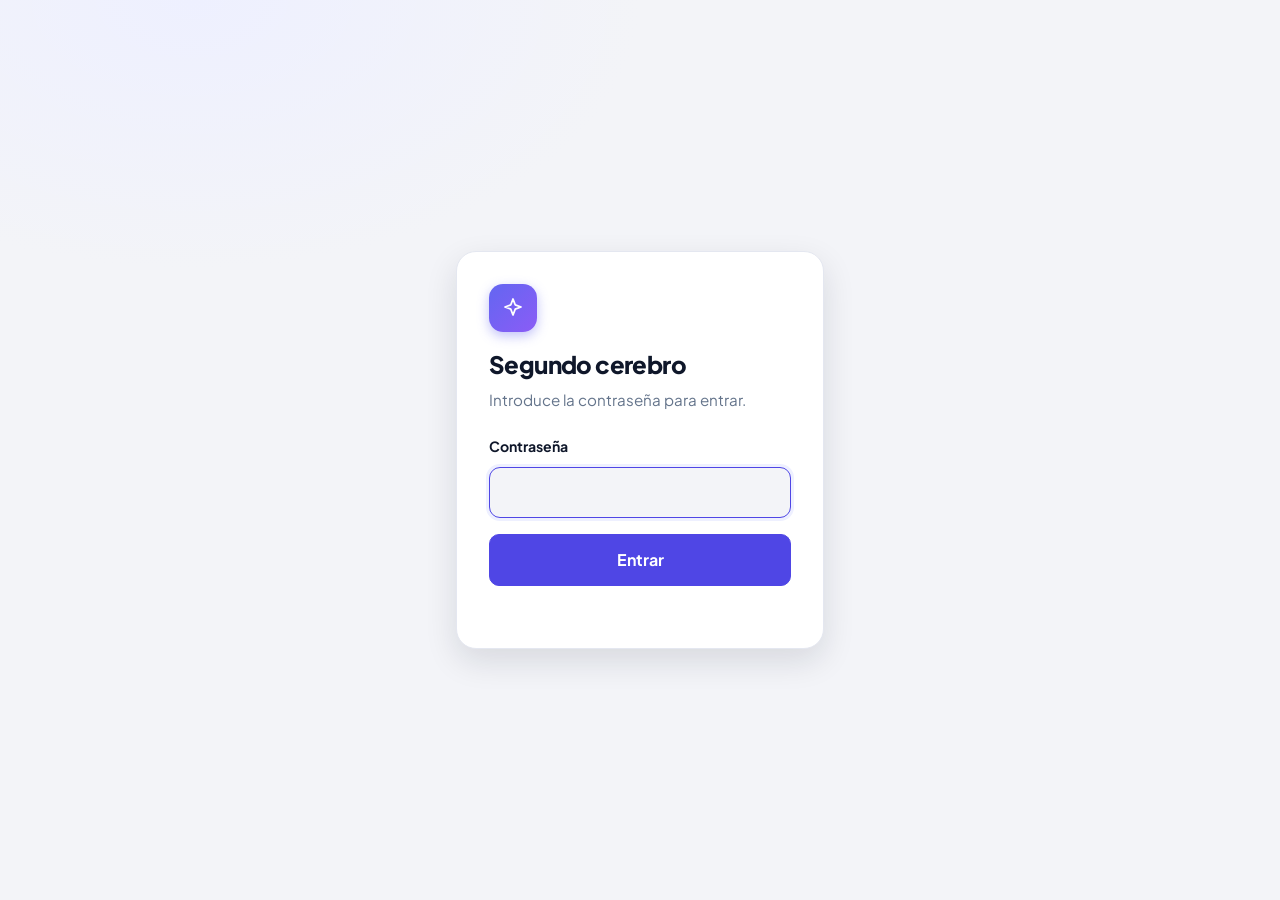
<file: index.html>
<!DOCTYPE html>
<html lang="es" class="locked">
<head>
  <meta charset="UTF-8">
  <meta name="viewport" content="width=device-width, initial-scale=1">
  <meta name="robots" content="noindex, nofollow">
  <title>Segundo cerebro</title>
  <link rel="preconnect" href="https://fonts.googleapis.com">
  <link rel="preconnect" href="https://fonts.gstatic.com" crossorigin>
  <link href="https://fonts.googleapis.com/css2?family=Plus+Jakarta+Sans:wght@400..800&display=swap" rel="stylesheet">
  <link rel="stylesheet" href="style.css">
</head>
<body data-page="home" data-root="">
  <div class="shell" id="shell"></div>
  <noscript><p style="padding:2rem">Activa JavaScript para ver esta página.</p></noscript>
  <script src="app.js"></script>
</body>
</html>
</file>
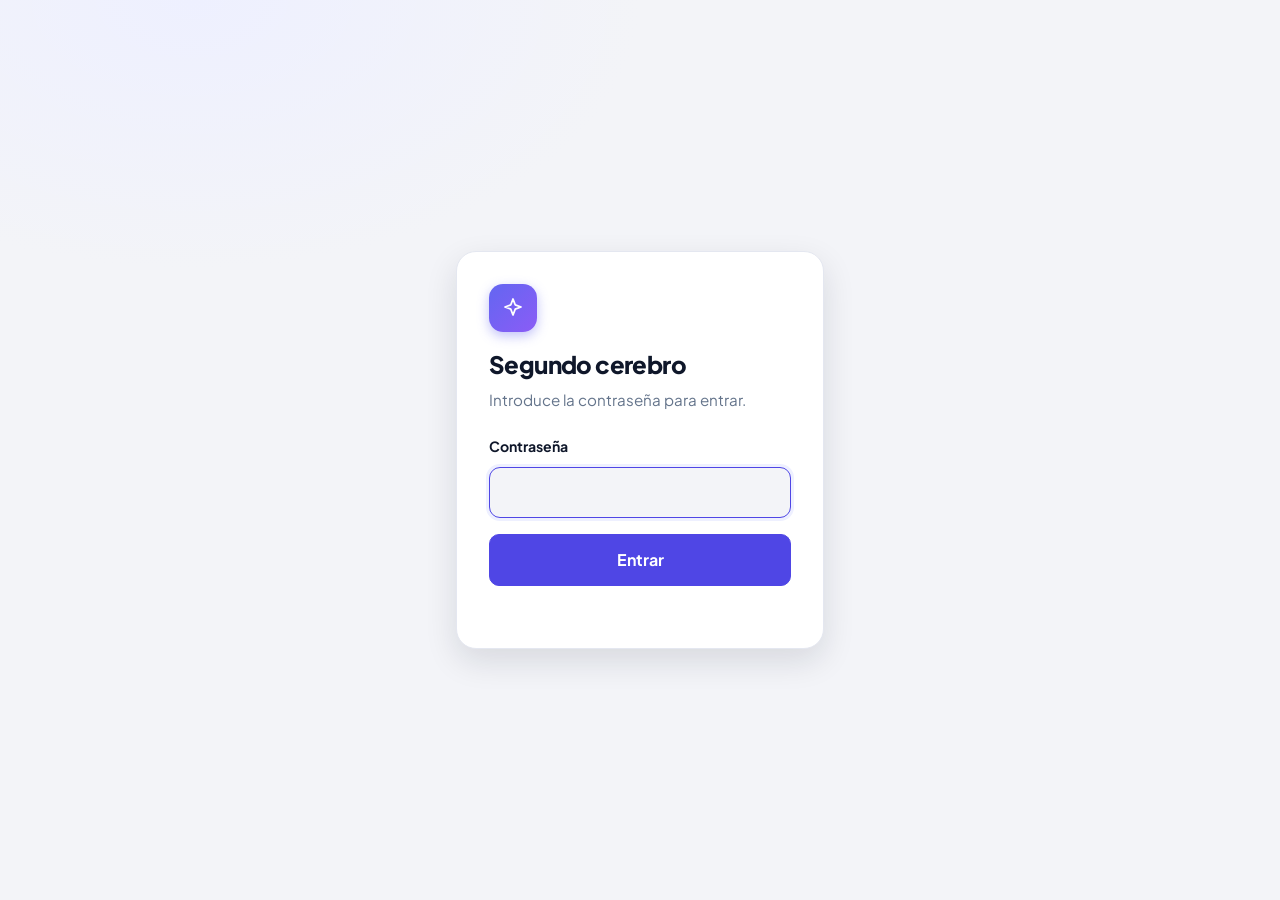
<file: diapositivas/index.html>
<!DOCTYPE html>
<html lang="es" class="locked">
<head>
  <meta charset="UTF-8">
  <meta name="viewport" content="width=device-width, initial-scale=1">
  <meta name="robots" content="noindex, nofollow">
  <title>Diapositivas · Segundo cerebro</title>
  <link rel="preconnect" href="https://fonts.googleapis.com">
  <link rel="preconnect" href="https://fonts.gstatic.com" crossorigin>
  <link href="https://fonts.googleapis.com/css2?family=Plus+Jakarta+Sans:wght@400..800&display=swap" rel="stylesheet">
  <link rel="stylesheet" href="../style.css">
</head>
<body data-page="diapositivas" data-root="../">
  <div class="shell" id="shell"></div>
  <noscript><p style="padding:2rem">Activa JavaScript para ver esta página.</p></noscript>
  <script src="../app.js"></script>
</body>
</html>
</file>
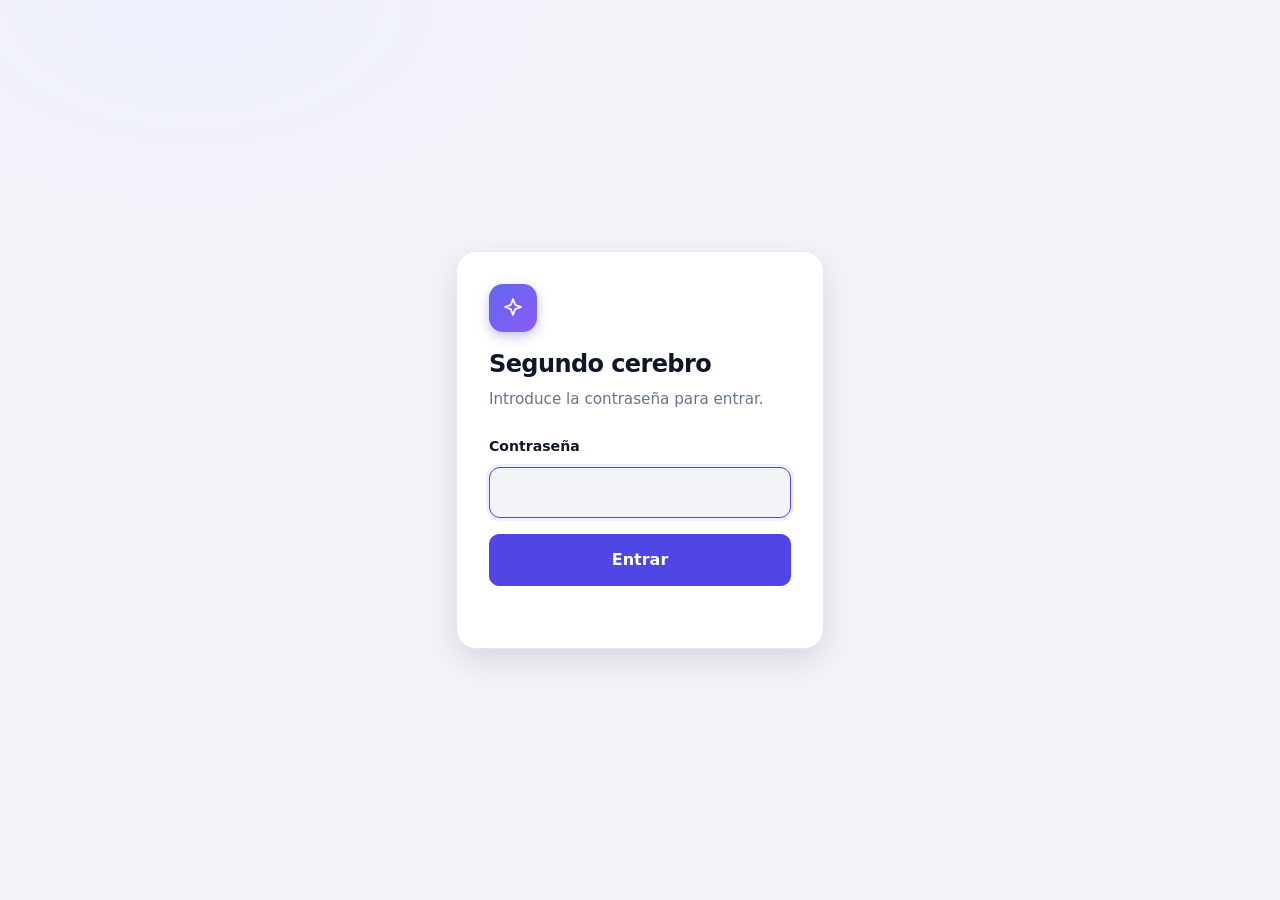
<file: organizacion/index.html>
<!DOCTYPE html>
<html lang="es" class="locked">
<head>
  <meta charset="UTF-8">
  <meta name="viewport" content="width=device-width, initial-scale=1">
  <meta name="robots" content="noindex, nofollow">
  <title>Organización · Segundo cerebro</title>
  <link rel="preconnect" href="https://fonts.googleapis.com">
  <link rel="preconnect" href="https://fonts.gstatic.com" crossorigin>
  <link href="https://fonts.googleapis.com/css2?family=Bricolage+Grotesque:opsz,wght@12..96,500..800&family=Source+Sans+3:wght@400..700&display=swap" rel="stylesheet">
  <link rel="stylesheet" href="../style.css">
</head>
<body data-page="organizacion" data-root="../">
  <div class="shell" id="shell"></div>
  <noscript><p style="padding:2rem">Activa JavaScript para ver esta página.</p></noscript>
  <script src="../app.js"></script>
</body>
</html>
</file>
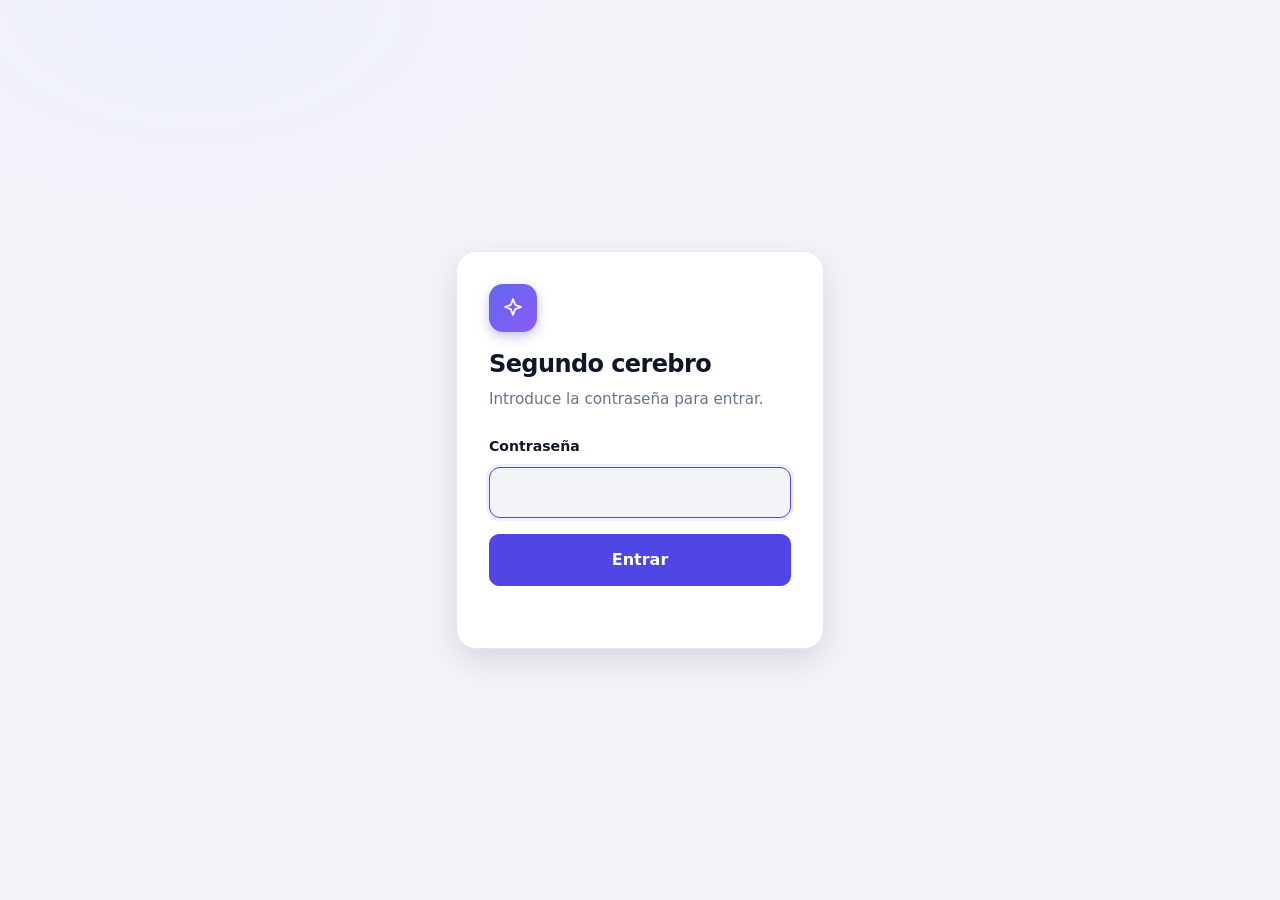
<file: prompts/index.html>
<!DOCTYPE html>
<html lang="es" class="locked">
<head>
  <meta charset="UTF-8">
  <meta name="viewport" content="width=device-width, initial-scale=1">
  <meta name="robots" content="noindex, nofollow">
  <title>Prompts · Segundo cerebro</title>
  <link rel="preconnect" href="https://fonts.googleapis.com">
  <link rel="preconnect" href="https://fonts.gstatic.com" crossorigin>
  <link href="https://fonts.googleapis.com/css2?family=Bricolage+Grotesque:opsz,wght@12..96,500..800&family=Source+Sans+3:wght@400..700&display=swap" rel="stylesheet">
  <link rel="stylesheet" href="../style.css">
</head>
<body data-page="prompts" data-root="../">
  <div class="shell" id="shell"></div>
  <noscript><p style="padding:2rem">Activa JavaScript para ver esta página.</p></noscript>
  <script src="../app.js"></script>
</body>
</html>
</file>
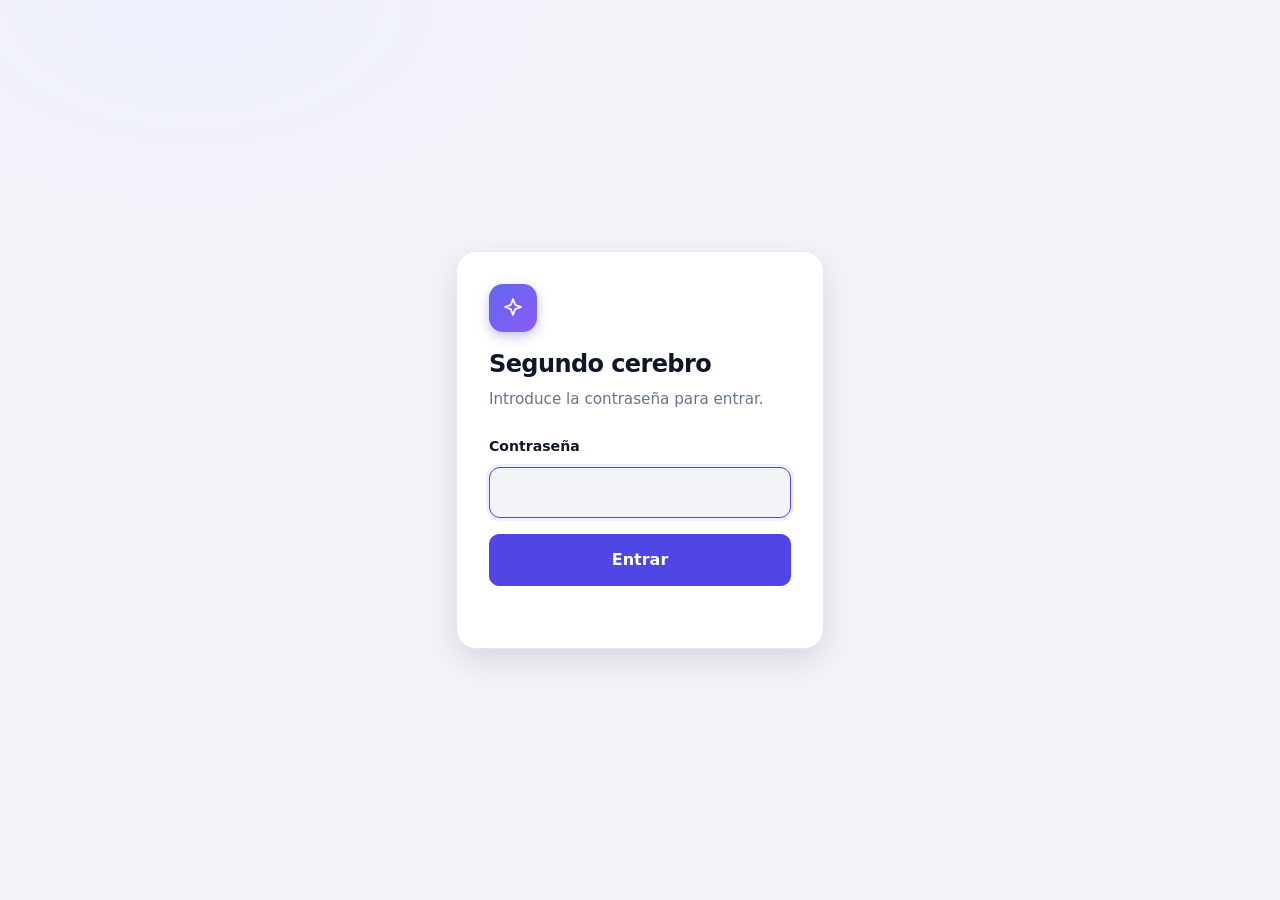
<file: recursos/index.html>
<!DOCTYPE html>
<html lang="es" class="locked">
<head>
  <meta charset="UTF-8">
  <meta name="viewport" content="width=device-width, initial-scale=1">
  <meta name="robots" content="noindex, nofollow">
  <title>Recursos · Segundo cerebro</title>
  <link rel="preconnect" href="https://fonts.googleapis.com">
  <link rel="preconnect" href="https://fonts.gstatic.com" crossorigin>
  <link href="https://fonts.googleapis.com/css2?family=Bricolage+Grotesque:opsz,wght@12..96,500..800&family=Source+Sans+3:wght@400..700&display=swap" rel="stylesheet">
  <link rel="stylesheet" href="../style.css">
</head>
<body data-page="recursos" data-root="../">
  <div class="shell" id="shell"></div>
  <noscript><p style="padding:2rem">Activa JavaScript para ver esta página.</p></noscript>
  <script src="../app.js"></script>
</body>
</html>
</file>
<file: style.css>
:root {
  --bg: #f3f4f8;
  --surface: #ffffff;
  --ink: #0f172a;
  --muted: #64748b;
  --line: #e4e7f0;
  --accent: #4f46e5;
  --accent-ink: #ffffff;
  --accent-soft: #eef0ff;
  --side: #0f172a;
  --side-ink: #cbd5e1;
  --shadow-sm: 0 1px 2px rgba(15, 23, 42, 0.05), 0 2px 6px rgba(15, 23, 42, 0.04);
  --shadow-md: 0 12px 32px rgba(15, 23, 42, 0.12);
  --err: #dc2626;
  --radius: 16px;
}

@media (prefers-color-scheme: dark) {
  :root {
    --bg: #0b1020;
    --surface: #141b30;
    --ink: #e8ecf8;
    --muted: #94a3b8;
    --line: #232c47;
    --accent: #818cf8;
    --accent-ink: #0b1020;
    --accent-soft: rgba(129, 140, 248, 0.18);
    --side: #080c18;
    --shadow-sm: 0 1px 2px rgba(0, 0, 0, 0.3);
    --shadow-md: 0 12px 32px rgba(0, 0, 0, 0.45);
    --err: #fca5a5;
  }
}

/* Colores por sección */
.c-diapositivas { --tone: #4f46e5; --tone-bg: #eceeff; --tone-side: #a5b4fc; }
.c-organizacion { --tone: #0f8f84; --tone-bg: #dff5f2; --tone-side: #5eead4; }
.c-recursos     { --tone: #c26a05; --tone-bg: #fdefd6; --tone-side: #fbbf24; }
.c-prompts      { --tone: #db2455; --tone-bg: #fde6ec; --tone-side: #fda4af; }

@media (prefers-color-scheme: dark) {
  .c-diapositivas { --tone: #a5b4fc; --tone-bg: rgba(129, 140, 248, 0.16); }
  .c-organizacion { --tone: #5eead4; --tone-bg: rgba(45, 212, 191, 0.14); }
  .c-recursos     { --tone: #fbbf24; --tone-bg: rgba(251, 191, 36, 0.14); }
  .c-prompts      { --tone: #fda4af; --tone-bg: rgba(251, 113, 133, 0.15); }
}

/* Colores por tipo de archivo */
.ft-pdf   { --c: #dc2626; --cb: #fee2e2; }
.ft-ppt   { --c: #ea580c; --cb: #ffedd5; }
.ft-doc   { --c: #2563eb; --cb: #dbeafe; }
.ft-xls   { --c: #16a34a; --cb: #dcfce7; }
.ft-img   { --c: #9333ea; --cb: #f3e8ff; }
.ft-vid   { --c: #db2777; --cb: #fce7f3; }
.ft-zip   { --c: #ca8a04; --cb: #fef9c3; }
.ft-other { --c: #475569; --cb: #e8ecf3; }

@media (prefers-color-scheme: dark) {
  .ft-pdf   { --c: #fca5a5; --cb: rgba(248, 113, 113, 0.16); }
  .ft-ppt   { --c: #fdba74; --cb: rgba(251, 146, 60, 0.16); }
  .ft-doc   { --c: #93c5fd; --cb: rgba(96, 165, 250, 0.16); }
  .ft-xls   { --c: #86efac; --cb: rgba(74, 222, 128, 0.14); }
  .ft-img   { --c: #d8b4fe; --cb: rgba(192, 132, 252, 0.16); }
  .ft-vid   { --c: #f9a8d4; --cb: rgba(244, 114, 182, 0.16); }
  .ft-zip   { --c: #fde047; --cb: rgba(250, 204, 21, 0.14); }
  .ft-other { --c: #cbd5e1; --cb: rgba(148, 163, 184, 0.16); }
}

* { box-sizing: border-box; }

html { background: var(--bg); }

body {
  margin: 0;
  min-height: 100vh;
  color: var(--ink);
  background: var(--bg);
  font-family: "Plus Jakarta Sans", system-ui, -apple-system, "Segoe UI", Roboto, sans-serif;
  font-size: 1rem;
  line-height: 1.55;
  -webkit-font-smoothing: antialiased;
}

html.locked .shell { display: none; }

.ico { display: inline-flex; flex: none; }
.ico svg { display: block; }

a:focus-visible,
button:focus-visible,
input:focus-visible {
  outline: 3px solid var(--accent);
  outline-offset: 2px;
}

/* ---------- Estructura ---------- */

.shell {
  display: grid;
  grid-template-columns: 17rem minmax(0, 1fr);
  min-height: 100vh;
}

.side {
  position: sticky;
  top: 0;
  align-self: start;
  height: 100vh;
  display: flex;
  flex-direction: column;
  padding: 1.5rem 1rem;
  background: var(--side);
  color: var(--side-ink);
}

.brand {
  display: flex;
  align-items: center;
  gap: 0.75rem;
  padding: 0.25rem 0.5rem;
  color: #fff;
  font-weight: 800;
  font-size: 1.1rem;
  letter-spacing: -0.01em;
  text-decoration: none;
}

.brand-mark {
  display: grid;
  place-items: center;
  width: 2.35rem;
  height: 2.35rem;
  border-radius: 11px;
  color: #fff;
  background: linear-gradient(135deg, #6366f1, #8b5cf6);
  box-shadow: 0 4px 12px rgba(99, 102, 241, 0.4);
}

.side nav {
  display: flex;
  flex-direction: column;
  gap: 0.25rem;
  margin-top: 2rem;
}

.side nav a {
  display: flex;
  align-items: center;
  gap: 0.75rem;
  padding: 0.7rem 0.85rem;
  border-radius: 11px;
  color: var(--side-ink);
  font-size: 0.95rem;
  font-weight: 600;
  text-decoration: none;
  transition: background 0.15s, color 0.15s;
}

.side nav a .ico { color: var(--tone-side); }

.side nav a:hover { background: rgba(255, 255, 255, 0.07); color: #fff; }

.side nav a[aria-current="page"] { background: rgba(255, 255, 255, 0.12); color: #fff; }

.logout {
  display: flex;
  align-items: center;
  gap: 0.6rem;
  margin-top: auto;
  padding: 0.65rem 0.85rem;
  border: 0;
  border-radius: 11px;
  background: none;
  color: var(--side-ink);
  font: inherit;
  font-size: 0.9rem;
  font-weight: 600;
  cursor: pointer;
}

.logout:hover { background: rgba(255, 255, 255, 0.07); color: #fff; }

main {
  width: 100%;
  max-width: 74rem;
  padding: 2.75rem clamp(1.25rem, 4vw, 3.5rem) 4rem;
}

h1 {
  margin: 0 0 0.4rem;
  font-size: clamp(1.8rem, 4vw, 2.5rem);
  font-weight: 800;
  line-height: 1.15;
  letter-spacing: -0.025em;
}

.lead {
  max-width: 38rem;
  margin: 0 0 2rem;
  color: var(--muted);
  font-size: 1.05rem;
}

.crumbs {
  display: flex;
  align-items: center;
  gap: 0.5rem;
  margin-bottom: 1.25rem;
}

.back {
  display: inline-flex;
  align-items: center;
  gap: 0.45rem;
  padding: 0.45rem 0.85rem 0.45rem 0.7rem;
  border: 1px solid var(--line);
  border-radius: 999px;
  background: var(--surface);
  color: var(--muted);
  font-size: 0.88rem;
  font-weight: 600;
  text-decoration: none;
  box-shadow: var(--shadow-sm);
}

.back:hover { color: var(--ink); }

.sec-title {
  display: flex;
  align-items: center;
  gap: 0.6rem;
  margin: 2.25rem 0 1rem;
  font-size: 1.1rem;
  font-weight: 700;
  letter-spacing: -0.01em;
}

.sec-title .count {
  padding: 0.1rem 0.6rem;
  border-radius: 999px;
  background: var(--accent-soft);
  color: var(--accent);
  font-size: 0.78rem;
  font-weight: 700;
}

/* ---------- Tarjetas ---------- */

.grid {
  display: grid;
  grid-template-columns: repeat(auto-fill, minmax(16rem, 1fr));
  gap: 1.1rem;
}

.grid.big { grid-template-columns: repeat(auto-fit, minmax(min(20rem, 100%), 1fr)); gap: 1.25rem; }
.grid.files { grid-template-columns: repeat(auto-fill, minmax(18rem, 1fr)); }
.grid.prompts { grid-template-columns: repeat(auto-fill, minmax(20rem, 1fr)); align-items: start; }

.card {
  display: flex;
  flex-direction: column;
  gap: 0.9rem;
  padding: 1.3rem;
  background: var(--surface);
  border: 1px solid var(--line);
  border-radius: var(--radius);
  box-shadow: var(--shadow-sm);
  color: inherit;
  text-decoration: none;
  transition: transform 0.15s, box-shadow 0.15s, border-color 0.15s;
}

a.card:hover {
  transform: translateY(-3px);
  border-color: var(--tone, var(--accent));
  box-shadow: var(--shadow-md);
}

.tile {
  display: grid;
  place-items: center;
  width: 2.9rem;
  height: 2.9rem;
  border-radius: 13px;
  background: var(--tone-bg);
  color: var(--tone);
}

.card-title {
  display: block;
  font-size: 1.1rem;
  font-weight: 700;
  line-height: 1.3;
  letter-spacing: -0.01em;
}

.card-desc {
  display: block;
  margin-top: 0.2rem;
  color: var(--muted);
  font-size: 0.93rem;
}

.card-foot {
  display: flex;
  align-items: center;
  justify-content: space-between;
  gap: 0.75rem;
  margin-top: auto;
  color: var(--muted);
}

.pill {
  padding: 0.2rem 0.7rem;
  border-radius: 999px;
  background: var(--tone-bg);
  color: var(--tone);
  font-size: 0.8rem;
  font-weight: 700;
}

a.card:hover .go { color: var(--tone, var(--accent)); transform: translateX(3px); }
.go { transition: transform 0.15s, color 0.15s; }

.home-card { padding: 1.6rem; gap: 1.1rem; }
.home-card .card-title { font-size: 1.25rem; }

/* Archivos */

.file-card {
  flex-direction: row;
  align-items: center;
  gap: 0.95rem;
  padding: 1rem 1.1rem;
}

.ft {
  display: grid;
  place-items: center;
  flex: none;
  width: 3rem;
  height: 3rem;
  border-radius: 12px;
  background: var(--cb);
  color: var(--c);
  font-size: 0.72rem;
  font-weight: 800;
  letter-spacing: 0.02em;
}

.file-info { flex: 1; min-width: 0; }

.file-name {
  display: -webkit-box;
  overflow: hidden;
  -webkit-line-clamp: 2;
  -webkit-box-orient: vertical;
  font-weight: 700;
  font-size: 0.97rem;
  line-height: 1.3;
  overflow-wrap: anywhere;
}

.file-sub { display: block; margin-top: 0.15rem; color: var(--muted); font-size: 0.82rem; }

.file-card .ext-ico { color: var(--muted); }
.file-card:hover .ext-ico { color: var(--tone, var(--accent)); }

/* Enlaces */

.link-card .host { font-size: 0.85rem; font-weight: 600; }

.line-clamp {
  display: -webkit-box;
  overflow: hidden;
  -webkit-line-clamp: 2;
  -webkit-box-orient: vertical;
}

/* Prompts */

.p-body {
  display: -webkit-box;
  margin: 0;
  overflow: hidden;
  -webkit-line-clamp: 5;
  -webkit-box-orient: vertical;
  color: var(--muted);
  font-size: 0.93rem;
  line-height: 1.6;
  white-space: pre-wrap;
  overflow-wrap: anywhere;
}

.prompt-card.open .p-body {
  display: block;
  color: var(--ink);
}

.p-actions { display: flex; align-items: center; gap: 0.5rem; margin-top: auto; }

/* ---------- Buscador, botones y avisos ---------- */

.searchbox { position: relative; max-width: 26rem; margin: 0 0 1.75rem; }

.searchbox .ico {
  position: absolute;
  left: 1rem;
  top: 50%;
  transform: translateY(-50%);
  color: var(--muted);
  pointer-events: none;
}

.search {
  width: 100%;
  padding: 0.8rem 1rem 0.8rem 2.8rem;
  border: 1px solid var(--line);
  border-radius: 12px;
  background: var(--surface);
  color: var(--ink);
  font: inherit;
  font-size: 0.98rem;
  box-shadow: var(--shadow-sm);
}

.search:focus { outline: none; border-color: var(--accent); box-shadow: 0 0 0 3px var(--accent-soft); }

.btn {
  display: inline-flex;
  align-items: center;
  gap: 0.45rem;
  padding: 0.5rem 0.9rem;
  border: 1px solid var(--line);
  border-radius: 10px;
  background: var(--surface);
  color: var(--ink);
  font: inherit;
  font-size: 0.88rem;
  font-weight: 700;
  cursor: pointer;
  transition: background 0.15s, border-color 0.15s;
}

.btn:hover { border-color: var(--accent); }

.btn.primary { background: var(--accent); border-color: var(--accent); color: var(--accent-ink); }
.btn.primary:hover { filter: brightness(1.08); }
.btn.ghost { border-color: transparent; background: transparent; color: var(--muted); }
.btn.ghost:hover { color: var(--ink); background: var(--accent-soft); }
.btn.done { background: #16a34a; border-color: #16a34a; color: #fff; }

.hidden { display: none !important; }

.empty {
  display: flex;
  flex-direction: column;
  align-items: flex-start;
  gap: 0.6rem;
  max-width: 36rem;
  padding: 1.5rem;
  border: 2px dashed var(--line);
  border-radius: var(--radius);
  color: var(--muted);
}

.empty .tile { background: var(--accent-soft); color: var(--accent); }
.empty p { margin: 0; color: var(--ink); }

code {
  padding: 0.1rem 0.4rem;
  border-radius: 6px;
  background: var(--accent-soft);
  color: var(--accent);
  font-family: ui-monospace, SFMono-Regular, Menlo, Consolas, monospace;
  font-size: 0.88em;
}

/* ---------- Contraseña ---------- */

.gate {
  display: grid;
  place-items: center;
  min-height: 100vh;
  padding: 1.5rem;
  background:
    radial-gradient(40rem 24rem at 15% 0%, var(--accent-soft), transparent 70%),
    var(--bg);
}

.gate-box {
  display: flex;
  flex-direction: column;
  gap: 0.6rem;
  width: min(23rem, 100%);
  padding: 2rem;
  background: var(--surface);
  border: 1px solid var(--line);
  border-radius: 20px;
  box-shadow: var(--shadow-md);
}

.gate-box .brand-mark { width: 3rem; height: 3rem; border-radius: 14px; margin-bottom: 0.6rem; }
.gate-box h1 { margin: 0; font-size: 1.5rem; }
.gate-box .sub { margin: 0 0 0.9rem; color: var(--muted); font-size: 0.95rem; }
.gate-box label { font-size: 0.88rem; font-weight: 700; }

.gate-box input {
  padding: 0.75rem 0.9rem;
  border: 1px solid var(--line);
  border-radius: 11px;
  background: var(--bg);
  color: var(--ink);
  font: inherit;
}

.gate-box input:focus { outline: none; border-color: var(--accent); box-shadow: 0 0 0 3px var(--accent-soft); }

.gate-box .btn { justify-content: center; padding: 0.8rem 1rem; font-size: 1rem; margin-top: 0.4rem; }

.gate-err { min-height: 1.4em; margin: 0; color: var(--err); font-size: 0.9rem; font-weight: 600; }

/* ---------- Móvil ---------- */

@media (max-width: 860px) {
  .shell { grid-template-columns: minmax(0, 1fr); }

  .side {
    position: static;
    height: auto;
    flex-direction: row;
    flex-wrap: wrap;
    align-items: center;
    gap: 0.75rem;
    padding: 0.9rem 1rem;
  }

  .side nav {
    order: 3;
    flex-direction: row;
    width: 100%;
    margin: 0;
    padding-bottom: 0.1rem;
    overflow-x: auto;
  }

  .side nav a { flex: none; padding: 0.55rem 0.8rem; }

  .logout { margin: 0 0 0 auto; padding: 0.5rem; }
  .logout .label { display: none; }

  main { padding-top: 1.75rem; }
}

/* ===== Vista previa de archivos ===== */
body.modal-open { overflow: hidden; }
.pv-backdrop {
  position: fixed; inset: 0; z-index: 100;
  background: rgba(8, 12, 24, 0.7);
  display: flex; align-items: center; justify-content: center;
  padding: 1.25rem;
}
.pv-box {
  background: var(--surface); color: var(--ink);
  width: min(1200px, 100%); height: min(92vh, 100%);
  border-radius: var(--radius); box-shadow: var(--shadow-md);
  display: flex; flex-direction: column; overflow: hidden;
}
.pv-bar {
  display: flex; align-items: center; gap: 0.5rem; flex-wrap: wrap;
  padding: 0.7rem 0.9rem; border-bottom: 1px solid var(--line);
}
.pv-title { flex: 1; min-width: 8rem; font-weight: 700; overflow: hidden; text-overflow: ellipsis; white-space: nowrap; }
.pv-body { flex: 1; min-height: 0; overflow: auto; background: var(--bg); display: flex; }
.pv-frame { flex: 1; width: 100%; height: 100%; border: 0; background: #fff; }
.pv-img, .pv-video { max-width: 100%; max-height: 100%; margin: auto; object-fit: contain; }
.pv-text { margin: 0; padding: 1.25rem; width: 100%; white-space: pre-wrap; word-break: break-word; font: 0.9rem/1.55 ui-monospace, Menlo, Consolas, monospace; }
.pv-none { margin: auto; }
@media (max-width: 640px) {
  .pv-backdrop { padding: 0; }
  .pv-box { height: 100%; border-radius: 0; }
}
a.btn { text-decoration: none; }

/* ===== Un color por asignatura (se elige según el nombre) ===== */
.subj-0 { --tone: #4f46e5; --tone-bg: #eceeff; }
.subj-1 { --tone: #0f8f84; --tone-bg: #dff5f2; }
.subj-2 { --tone: #c26a05; --tone-bg: #fdefd6; }
.subj-3 { --tone: #db2455; --tone-bg: #fde6ec; }
.subj-4 { --tone: #15803d; --tone-bg: #dcfce7; }
.subj-5 { --tone: #0e7490; --tone-bg: #d9f3fa; }
.subj-6 { --tone: #9333ea; --tone-bg: #f3e8ff; }
.subj-7 { --tone: #dc2626; --tone-bg: #fee2e2; }
.subj-8 { --tone: #2563eb; --tone-bg: #dbeafe; }
.subj-9 { --tone: #65a30d; --tone-bg: #ecfccb; }

@media (prefers-color-scheme: dark) {
  .subj-0 { --tone: #a5b4fc; --tone-bg: rgba(129,140,248, 0.16); }
  .subj-1 { --tone: #5eead4; --tone-bg: rgba(45,212,191, 0.16); }
  .subj-2 { --tone: #fbbf24; --tone-bg: rgba(251,191,36, 0.16); }
  .subj-3 { --tone: #fda4af; --tone-bg: rgba(251,113,133, 0.16); }
  .subj-4 { --tone: #86efac; --tone-bg: rgba(74,222,128, 0.16); }
  .subj-5 { --tone: #67e8f9; --tone-bg: rgba(34,211,238, 0.16); }
  .subj-6 { --tone: #d8b4fe; --tone-bg: rgba(192,132,252, 0.16); }
  .subj-7 { --tone: #fca5a5; --tone-bg: rgba(248,113,113, 0.16); }
  .subj-8 { --tone: #93c5fd; --tone-bg: rgba(96,165,250, 0.16); }
  .subj-9 { --tone: #bef264; --tone-bg: rgba(163,230,53, 0.16); }
}
a.card[class*="subj-"] { border-top: 4px solid var(--tone); }
</file>
